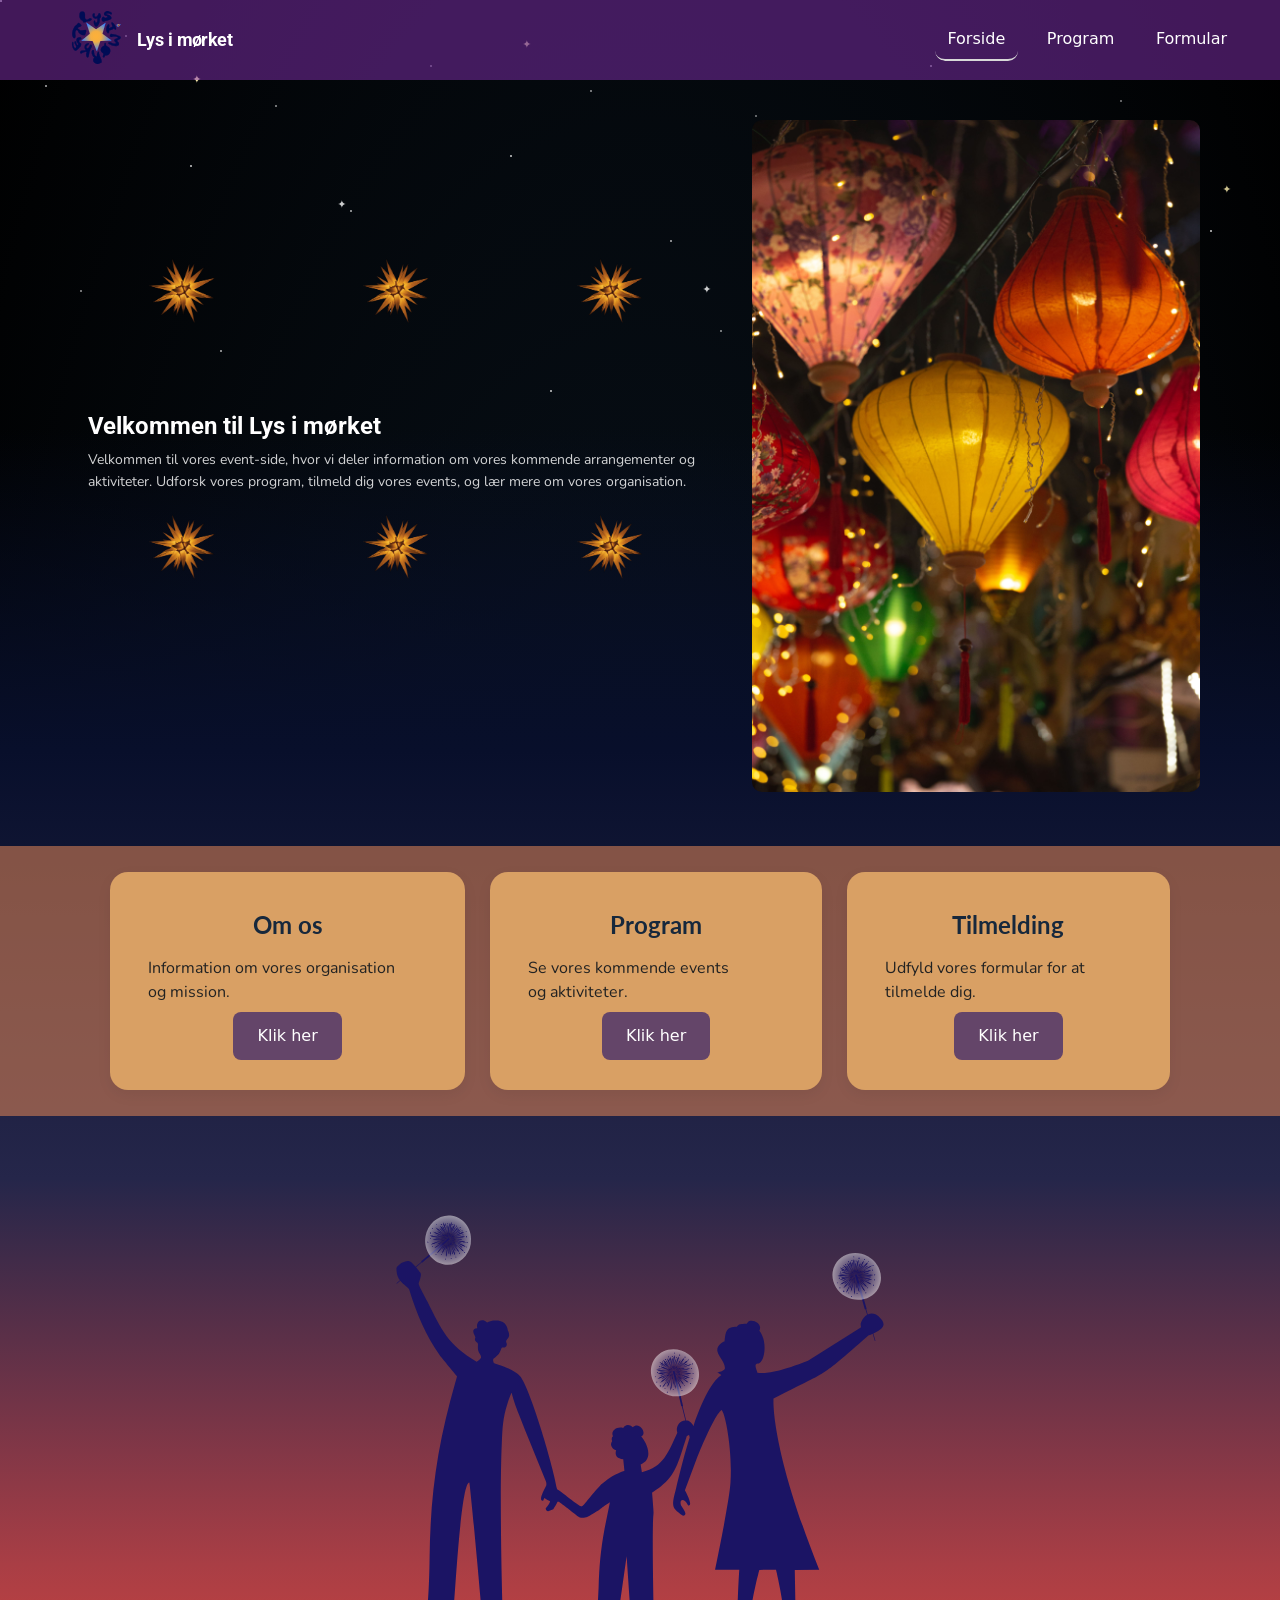
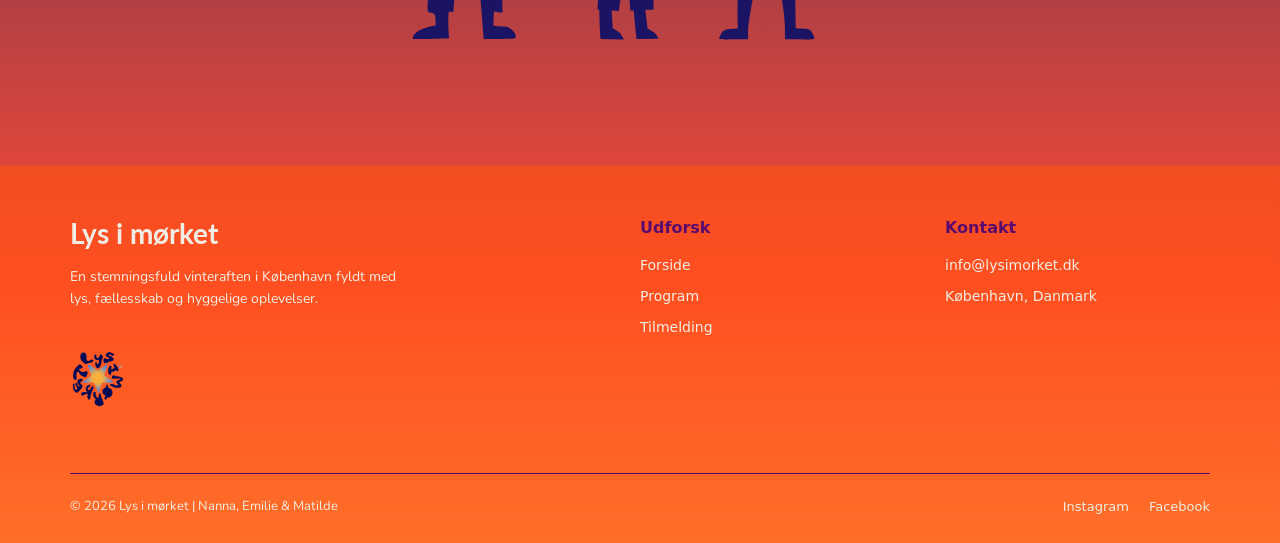
<file: index.html>
<!doctype html>
<html lang="da">
  <head>
    <meta charset="UTF-8" />
    <meta name="viewport" content="width=device-width, initial-scale=1.0" />
    <title>Lys i mørke</title>
    <link rel="stylesheet" href="./starter.css" />
    <link rel="stylesheet" href="./style.css" />
    <link rel="icon" href="./favicon/favicon.ico?v=3" type="image/x-icon" />
    <link rel="preconnect" href="https://fonts.googleapis.com" />
    <link rel="preconnect" href="https://fonts.gstatic.com" crossorigin />
    <link
      href="https://fonts.googleapis.com/css2?family=Lato:ital,wght@0,100;0,300;0,400;0,700;0,900;1,100;1,300;1,400;1,700;1,900&family=Nunito:ital,wght@0,200..1000;1,200..1000&family=Roboto:ital,wght@0,100..900;1,100..900&display=swap"
      rel="stylesheet"
    />
  </head>

  <body>
    <!-- NYT stjernehimmel -->
    <div class="stars"></div>
    <header class="site-header">
      <div class="header-content">
        <a class="site-logo" href="./"
          ><img src="svg's/logo2.svg" alt="Lys i mørket" />
          <span>Lys i mørket</span>
        </a>
        <nav class="site-nav">
          <button popovertarget="menu" type="button">Menu</button>
          <ul class="menu" id="menu" popover>
            <li><a href="./" aria-current="page">Forside</a></li>
            <li><a href="./svg.html">Program</a></li>
            <li><a href="./form.html">Formular</a></li>
          </ul>
        </nav>
      </div>
    </header>

    <main>
      <section class="hero-section">
        <div class="hero-text">
          <div class="stjerne-container">
            <img class="stjerne-lanterne" src="pics/stjerne_lanterne.png" alt="Stjerne og lanterne" />
            <img class="stjerne-lanterne" src="pics/stjerne_lanterne.png" alt="Stjerne og lanterne" />
            <img class="stjerne-lanterne" src="pics/stjerne_lanterne.png" alt="Stjerne og lanterne" />
          </div>

          <h1>Velkommen til Lys i mørket</h1>
          <p class="intro-tekst">Velkommen til vores event-side, hvor vi deler information om vores kommende arrangementer og aktiviteter. Udforsk vores program, tilmeld dig vores events, og lær mere om vores organisation.</p>

          <div class="stjerne-container">
            <img class="stjerne-lanterne" src="pics/stjerne_lanterne.png" alt="Stjerne og lanterne" />
            <img class="stjerne-lanterne" src="pics/stjerne_lanterne.png" alt="Stjerne og lanterne" />
            <img class="stjerne-lanterne" src="pics/stjerne_lanterne.png" alt="Stjerne og lanterne" />
          </div>
        </div>
        <img class="hero-image" src="pics/lanterner.jpg" alt="Billede til hero section" />
      </section>

      <div class="section-container">
        <div class="popup-baand"></div>
        <section class="info-box">
          <h2><strong>Om os</strong></h2>
          <p>Information om vores organisation og mission.</p>
          <section class="popup">
            <button popovertarget="popup-om-os">Klik her</button>
            <div id="popup-om-os" popover>
              <img class="om-os-billede" src="pics/stjernekaster.jpg" alt="Om os billede" />
              <h2>Hvem er vi?</h2>
              <p>Vi er en organisation, der ønsker at skabe fællesskab, håb og gode oplevelser gennem vores arrangementer.<br />Her kan du lære mere om vores formål, værdier og det arbejde, vi står sammen om.</p>
            </div>
          </section>
        </section>

        <section class="info-box">
          <h2><strong>Program</strong></h2>
          <p>Se vores kommende events og aktiviteter.</p>
          <section class="popup">
            <button popovertarget="popup-program">Klik her</button>
            <div id="popup-program" popover>
              <div class="program-liste">
                <div class="program-punkt">
                  <span class="program-tid">19:00</span>
                  <span class="program-aktivitet">Stjernekastere og gåtur</span>
                </div>
                <div class="program-punkt">
                  <span class="program-tid">20:00</span>
                  <span class="program-aktivitet">Madboder, DIY og musik</span>
                </div>
                <div class="program-punkt">
                  <span class="program-tid">21:00</span>
                  <span class="program-aktivitet">Sæt lanterner i havnen</span>
                </div>
              </div>
              <img src="svg's/program.svg" alt="Illustration af aftenens program" />
              <div class="program-cta">
                <p>Klik her for at se hele programmet</p>
                <a href="./svg.html" class="cta-knap">Programmet →</a>
              </div>
            </div>
          </section>
        </section>

        <section class="info-box">
          <h2><strong>Tilmelding</strong></h2>
          <p>Udfyld vores formular for at tilmelde dig.</p>
          <section class="popup">
            <button popovertarget="popup-tilmelding">Klik her</button>
            <div id="popup-tilmelding" popover>
              <img class="tilmelding-billede" src="pics/lanterne_i_vand.jpg" alt="Tilmelding billede" />
              <h2>Tilmelding</h2>
              <p>Kom og vær med til en hyggelig aften fyldt med lys, fællesskab og gode oplevelser! ✨ Udfyld formularen herunder for at blive en del af en aften, hvor vi sammen spreder lys i mørket.</p>
              <a href="./form.html" class="cta-knap">Formular →</a>
            </div>
          </section>
        </section>
      </div>
      <img class="mørk-fam" src="svg's/mørk_fam.svg" alt="lys familie" />
    </main>

    <footer class="footer">
      <div class="footer-container">
        <!-- ØVERSTE DEL AF FOOTEREN -->
        <div class="footer-main">
          <!-- KOLONNE 1 – EVENTETS NAVN OG BESKRIVELSE -->
          <div class="footer-brand">
            <h2 class="footer-logo"><b>Lys i mørket</b></h2>

            <p>En stemningsfuld vinteraften i København fyldt med lys, fællesskab og hyggelige oplevelser.</p>

            <a class="site-footer-logo" href="./"><img src="svg's/logo2.svg" alt="Lys i mørket" /> </a>
          </div>

          <!-- KOLONNE 2 – HURTIGE LINKS -->
          <div class="footer-links">
            <h3 class="footer-heading"><b>Udforsk</b></h3>

            <ul>
              <li><a href="index.html">Forside</a></li>
              <li><a href="svg.html">Program</a></li>
              <li><a href="form.html">Tilmelding</a></li>
            </ul>
          </div>

          <!-- KOLONNE 3 – KONTAKT -->
          <div class="footer-contact">
            <h3 class="footer-heading"><b>Kontakt</b></h3>

            <ul>
              <li>
                <a href="mailto:info@lysimorket.dk"> info@lysimorket.dk </a>
              </li>
              <li>København, Danmark</li>
            </ul>
          </div>
        </div>

        <!-- NEDERSTE DEL AF FOOTEREN -->
        <div class="footer-bottom">
          <!-- COPYRIGHT -->
          <p class="footer-copyright">© 2026 Lys i mørket | Nanna, Emilie & Matilde</p>

          <!-- SOCIALE MEDIER -->
          <nav class="footer-social" aria-label="Sociale medier">
            <ul>
              <li>
                <a href="#" aria-label="Instagram"> Instagram </a>
              </li>

              <li>
                <a href="#" aria-label="Facebook"> Facebook </a>
              </li>
            </ul>
          </nav>
        </div>
      </div>
    </footer>
    <script src="./script.js"></script>
  </body>
</html>
</file>
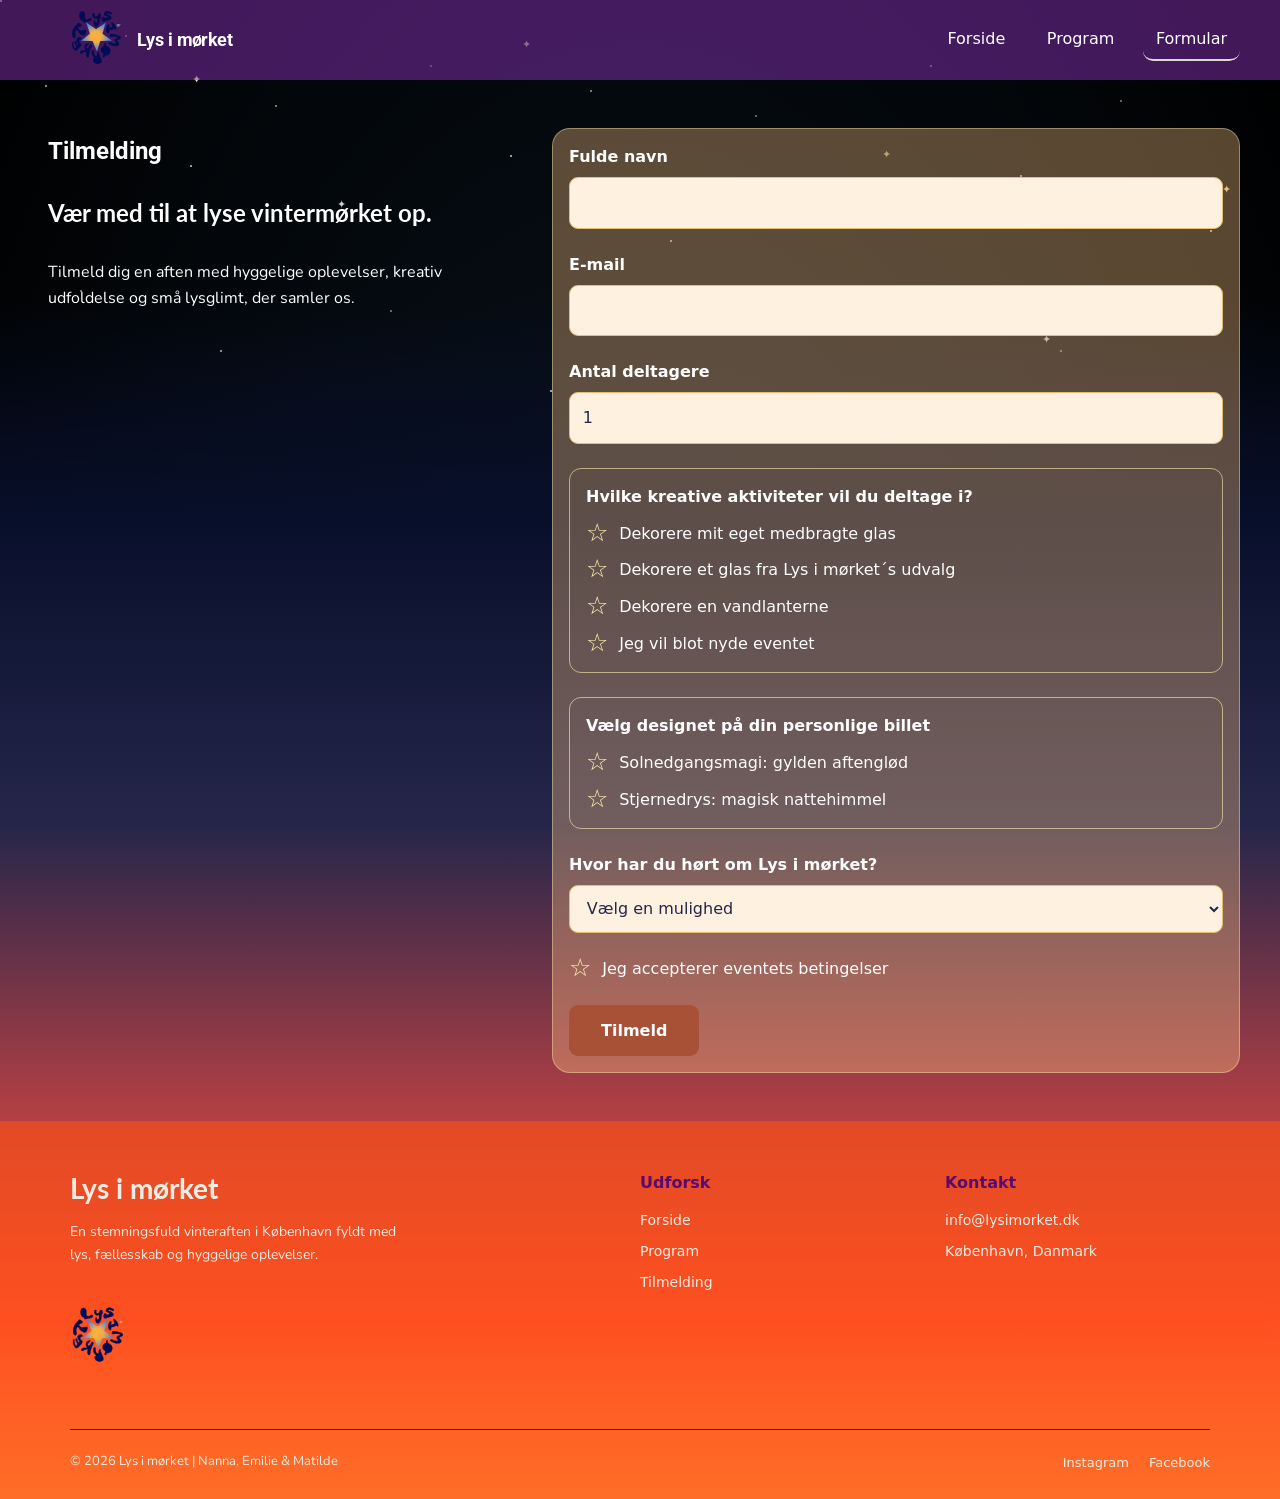
<file: form.html>
<!doctype html>
<html lang="da">
  <head>
    <meta charset="UTF-8" />
    <meta name="viewport" content="width=device-width, initial-scale=1.0" />
    <title>Formular | Eventnavn</title>
    <link rel="stylesheet" href="./starter.css" />
    <link rel="stylesheet" href="./style.css" />
    <link rel="icon" type="image/png" href="../favicon/favicon-96x96.png" sizes="96x96" />
    <link rel="icon" type="image/svg+xml" href="../favicon/favicon.svg" />
    <link rel="shortcut icon" href="./favicon/favicon.ico" />
    <link rel="apple-touch-icon" sizes="180x180" href="../favicon/apple-touch-icon.png" />
    <meta name="apple-mobile-web-app-title" content="MyWebSite" />
    <link rel="manifest" href="../favicon/site.webmanifest" />
    <link rel="preconnect" href="https://fonts.gstatic.com" crossorigin />
    <link
      href="https://fonts.googleapis.com/css2?family=Lato:ital,wght@0,100;0,300;0,400;0,700;0,900;1,100;1,300;1,400;1,700;1,900&family=Nunito:ital,wght@0,200..1000;1,200..1000&family=Roboto:ital,wght@0,100..900;1,100..900&display=swap"
      rel="stylesheet"
    />
  </head>

  <body>
    <!-- NYT stjernehimmel -->
    <div class="stars"></div>
    <header class="site-header">
      <div class="header-content">
        <a class="site-logo" href="./"
          ><img src="svg's/logo2.svg" alt="Lys i mørket" />
          <span>Lys i mørket</span>
        </a>
        <nav class="site-nav">
          <button popovertarget="menu" type="button">Menu</button>
          <ul class="menu" id="menu" popover>
            <li><a href="./">Forside</a></li>
            <li><a href="./svg.html">Program</a></li>
            <li><a href="./form.html" aria-current="page">Formular</a></li>
          </ul>
        </nav>
      </div>
    </header>

    <main>
      <section class="form-page">
        <header class="form-intro">
          <h1>Tilmelding</h1>
          <h2>Vær med til at lyse vintermørket op.</h2>
          <p>Tilmeld dig en aften med hyggelige oplevelser, kreativ udfoldelse og små lysglimt, der samler os.</p>
        </header>

        <!-- TEXT: Formularen samler felterne og sender oplysningerne til opsamlingssiden -->
        <form class="form-placeholder" action="./opsamling.html" method="get">
          <!-- Navn -->
          <div>
            <label for="navn">Fulde navn</label>
            <input type="text" id="navn" name="navn" required />
          </div>
          <!-- E-mail -->
          <div>
            <label for="email">E-mail</label>
            <input type="email" id="email" name="email" required />
          </div>
          <!-- Antal deltagere -->
          <div>
            <label for="deltagere">Antal deltagere</label>
            <input type="number" id="deltagere" name="deltagere" min="1" max="10" value="1" required />
          </div>

          <!-- CHECKBOX: Valg af dekoration (Fieldset samler valgmulighederne, og legend giver gruppen en overskrift) -->
          <fieldset>
            <legend>Hvilke kreative aktiviteter vil du deltage i?</legend>

            <label for="eget-glas">
              <input type="checkbox" id="eget-glas" name="dekoration" value="eget-glas" />
              Dekorere mit eget medbragte glas
            </label>

            <label for="genbrugt-glas">
              <input type="checkbox" id="genbrugt-glas" name="dekoration" value="genbrugt-glas" />
              Dekorere et glas fra Lys i mørket´s udvalg
            </label>

            <label for="lanterne">
              <input type="checkbox" id="lanterne" name="dekoration" value="lanterne" />
              Dekorere en vandlanterne
            </label>

            <label for="ingen">
              <input type="checkbox" id="ingen" name="dekoration" value="ingen" />
              Jeg vil blot nyde eventet
            </label>
          </fieldset>

          <!-- RADIO: Valg af billetdesign (opsamlingssiden vises i disse 2 variationer) -->
          <fieldset>
            <legend>Vælg designet på din personlige billet</legend>

            <label for="varmt-lys">
              <input type="radio" id="varmt-lys" name="stemning" value="varmt-lys" required />
              Solnedgangsmagi: gylden aftenglød
            </label>

            <label for="stjernelys">
              <input type="radio" id="stjernelys" name="stemning" value="stjernelys" />
              Stjernedrys: magisk nattehimmel
            </label>
          </fieldset>

          <!-- DROPDOWN -->
          <div>
            <label for="kilde">Hvor har du hørt om Lys i mørket?</label>

            <select id="kilde" name="kilde" required>
              <option value="">Vælg en mulighed</option>
              <option value="instagram">Instagram</option>
              <option value="facebook">Facebook</option>
              <option value="andet">Andet</option>
            </select>

            <input type="text" id="andet-kilde" name="andet-kilde" placeholder="Skriv dit svar her" hidden />
          </div>

          <!-- Checkbox: Brugeren skal acceptere betingelserne -->
          <label for="betingelser">
            <input type="checkbox" id="betingelser" name="betingelser" value="accepteret" required />
            Jeg accepterer eventets betingelser
          </label>

          <!-- Submit-knap: Sender formularens oplysninger videre -->
          <button type="submit">Tilmeld</button>
        </form>
      </section>
    </main>

    <footer class="footer">
      <div class="footer-container">
        <!-- ØVERSTE DEL AF FOOTEREN -->
        <div class="footer-main">
          <!-- KOLONNE 1 – EVENTETS NAVN OG BESKRIVELSE -->
          <div class="footer-brand">
            <h2 class="footer-logo"><b>Lys i mørket</b></h2>

            <p>En stemningsfuld vinteraften i København fyldt med lys, fællesskab og hyggelige oplevelser.</p>

            <a class="site-footer-logo" href="./"><img src="svg's/logo2.svg" alt="Lys i mørket" /> </a>
          </div>

          <!-- KOLONNE 2 – HURTIGE LINKS -->
          <div class="footer-links">
            <h3 class="footer-heading"><b>Udforsk</b></h3>

            <ul>
              <li><a href="index.html">Forside</a></li>
              <li><a href="svg.html">Program</a></li>
              <li><a href="form.html">Tilmelding</a></li>
            </ul>
          </div>

          <!-- KOLONNE 3 – KONTAKT -->
          <div class="footer-contact">
            <h3 class="footer-heading"><b>Kontakt</b></h3>

            <ul>
              <li>
                <a href="mailto:info@lysimorket.dk"> info@lysimorket.dk </a>
              </li>
              <li>København, Danmark</li>
            </ul>
          </div>
        </div>

        <!-- NEDERSTE DEL AF FOOTEREN -->
        <div class="footer-bottom">
          <!-- COPYRIGHT -->
          <p class="footer-copyright">© 2026 Lys i mørket | Nanna, Emilie & Matilde</p>

          <!-- SOCIALE MEDIER -->
          <nav class="footer-social" aria-label="Sociale medier">
            <ul>
              <li>
                <a href="#" aria-label="Instagram"> Instagram </a>
              </li>

              <li>
                <a href="#" aria-label="Facebook"> Facebook </a>
              </li>
            </ul>
          </nav>
        </div>
      </div>
    </footer>
    <script src="./script.js"></script>
  </body>
</html>
</file>
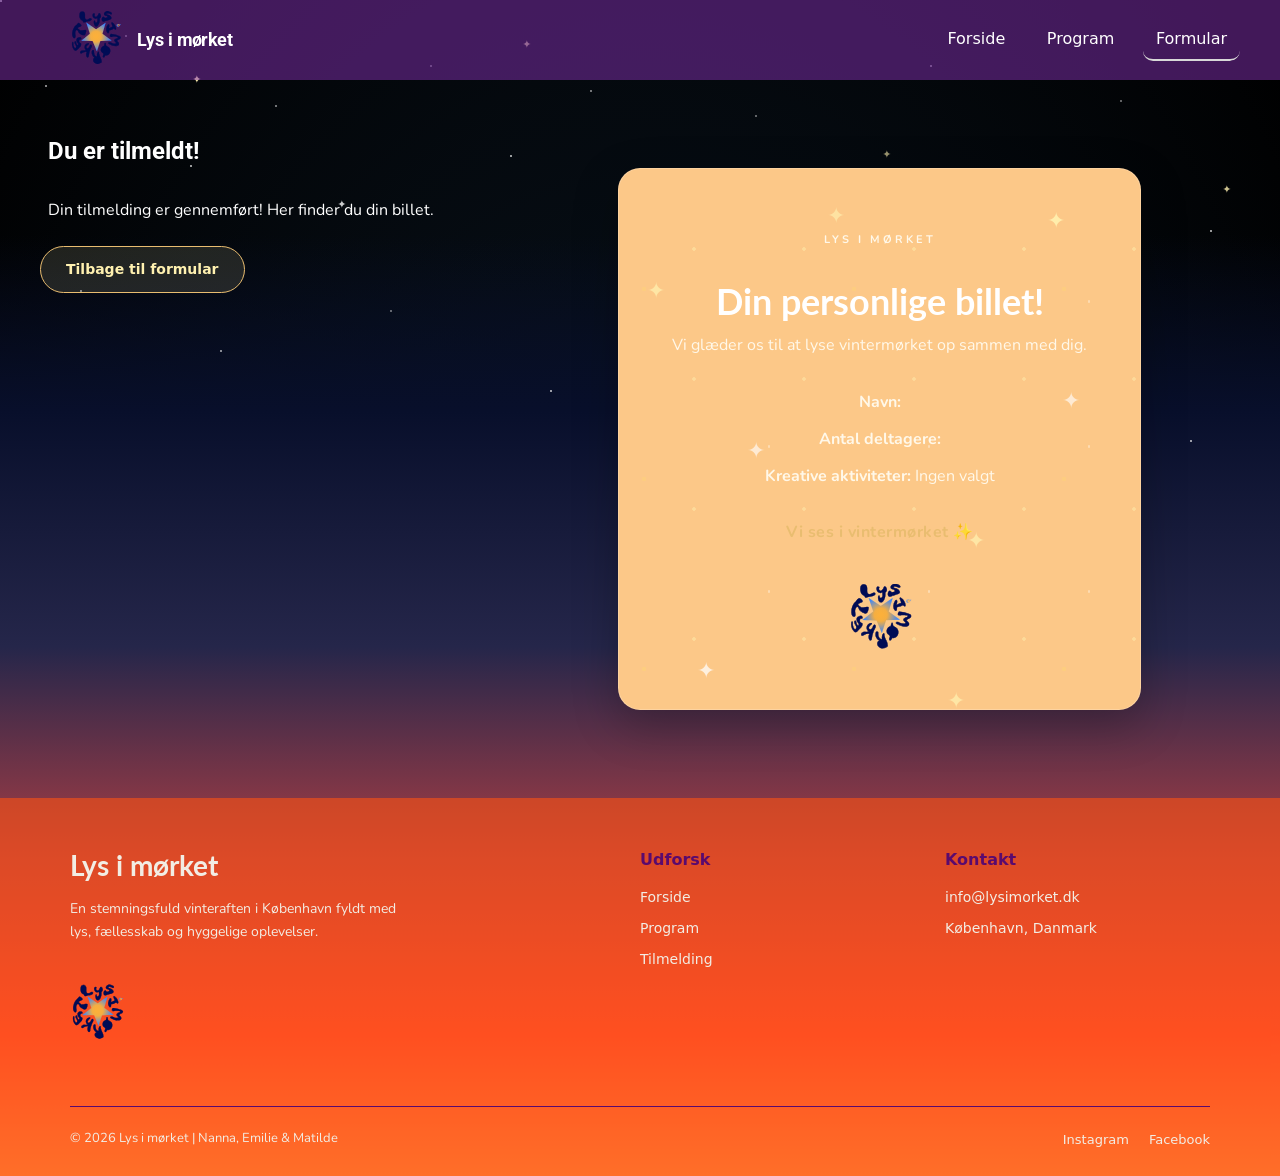
<file: opsamling.html>
<!doctype html>
<html lang="da">
  <head>
    <meta charset="UTF-8" />
    <meta name="viewport" content="width=device-width, initial-scale=1.0" />
    <title>Opsamling | Eventnavn</title>
    <link rel="stylesheet" href="./starter.css" />
    <link rel="stylesheet" href="./style.css" />
    <link rel="icon" href="./favicon/favicon.ico?v=3" type="image/x-icon" />
    <link rel="preconnect" href="https://fonts.googleapis.com" />
    <link rel="preconnect" href="https://fonts.gstatic.com" crossorigin />
    <link
      href="https://fonts.googleapis.com/css2?family=Lato:ital,wght@0,100;0,300;0,400;0,700;0,900;1,100;1,300;1,400;1,700;1,900&family=Nunito:ital,wght@0,200..1000;1,200..1000&family=Roboto:ital,wght@0,100..900;1,100..900&display=swap"
      rel="stylesheet"
    />
  </head>

  <body>
    <!-- NYT stjernehimmel -->
    <div class="stars"></div>
    <header class="site-header">
      <div class="header-content">
        <a class="site-logo" href="./"
          ><img src="svg's/logo2.svg" alt="Lys i mørket" />
          <span>Lys i mørket</span>
        </a>
        <nav class="site-nav">
          <button popovertarget="menu" type="button">Menu</button>
          <ul class="menu" id="menu" popover>
            <li><a href="./">Forside</a></li>
            <li><a href="./svg.html">Program</a></li>
            <li><a href="./form.html" aria-current="page">Formular</a></li>
          </ul>
        </nav>
      </div>
    </header>

    <main>
      <section class="opsamling-page">
        <div class="opsamling-intro">
          <h1>Du er tilmeldt!</h1>
          <p>Din tilmelding er gennemført! Her finder du din billet.</p>
          <div class="actions">
            <a class="button" href="./form.html">Tilbage til formular</a>
          </div>
        </div>

        <article class="opsamling-placeholder" id="billet">
          <div class="billet-indhold">
            <p class="billet-label">LYS I MØRKET</p>
            <h2>Din personlige billet!</h2>
            <p class="billet-tekst">Vi glæder os til at lyse vintermørket op sammen med dig.</p>

            <div class="billet-detaljer">
              <p><strong>Navn:</strong> <span id="vis-navn"></span></p>
              <p><strong>Antal deltagere:</strong> <span id="vis-deltagere"></span></p>
              <p><strong>Kreative aktiviteter:</strong> <span id="vis-dekoration"></span></p>
            </div>

            <p class="billet-afslutning">Vi ses i vintermørket ✨</p>
            <div class="ticket-logo">
              <img src="svg's/logo2.svg" alt="Lys i mørket" />
            </div>
          </div>
        </article>
      </section>
    </main>

    <footer class="footer">
      <div class="footer-container">
        <!-- ØVERSTE DEL AF FOOTEREN -->
        <div class="footer-main">
          <!-- KOLONNE 1 – EVENTETS NAVN OG BESKRIVELSE -->
          <div class="footer-brand">
            <h2 class="footer-logo"><b>Lys i mørket</b></h2>

            <p>En stemningsfuld vinteraften i København fyldt med lys, fællesskab og hyggelige oplevelser.</p>

            <a class="site-footer-logo" href="./"><img src="svg's/logo2.svg" alt="Lys i mørket" /> </a>
          </div>

          <!-- KOLONNE 2 – HURTIGE LINKS -->
          <div class="footer-links">
            <h3 class="footer-heading"><b>Udforsk</b></h3>

            <ul>
              <li><a href="index.html">Forside</a></li>
              <li><a href="svg.html">Program</a></li>
              <li><a href="form.html">Tilmelding</a></li>
            </ul>
          </div>

          <!-- KOLONNE 3 – KONTAKT -->
          <div class="footer-contact">
            <h3 class="footer-heading"><b>Kontakt</b></h3>

            <ul>
              <li>
                <a href="mailto:info@lysimorket.dk"> info@lysimorket.dk </a>
              </li>
              <li>København, Danmark</li>
            </ul>
          </div>
        </div>

        <!-- NEDERSTE DEL AF FOOTEREN -->
        <div class="footer-bottom">
          <!-- COPYRIGHT -->
          <p class="footer-copyright">© 2026 Lys i mørket | Nanna, Emilie & Matilde</p>

          <!-- SOCIALE MEDIER -->
          <nav class="footer-social" aria-label="Sociale medier">
            <ul>
              <li>
                <a href="#" aria-label="Instagram"> Instagram </a>
              </li>

              <li>
                <a href="#" aria-label="Facebook"> Facebook </a>
              </li>
            </ul>
          </nav>
        </div>
      </div>
    </footer>
    <script src="./script.js"></script>
  </body>
</html>
</file>
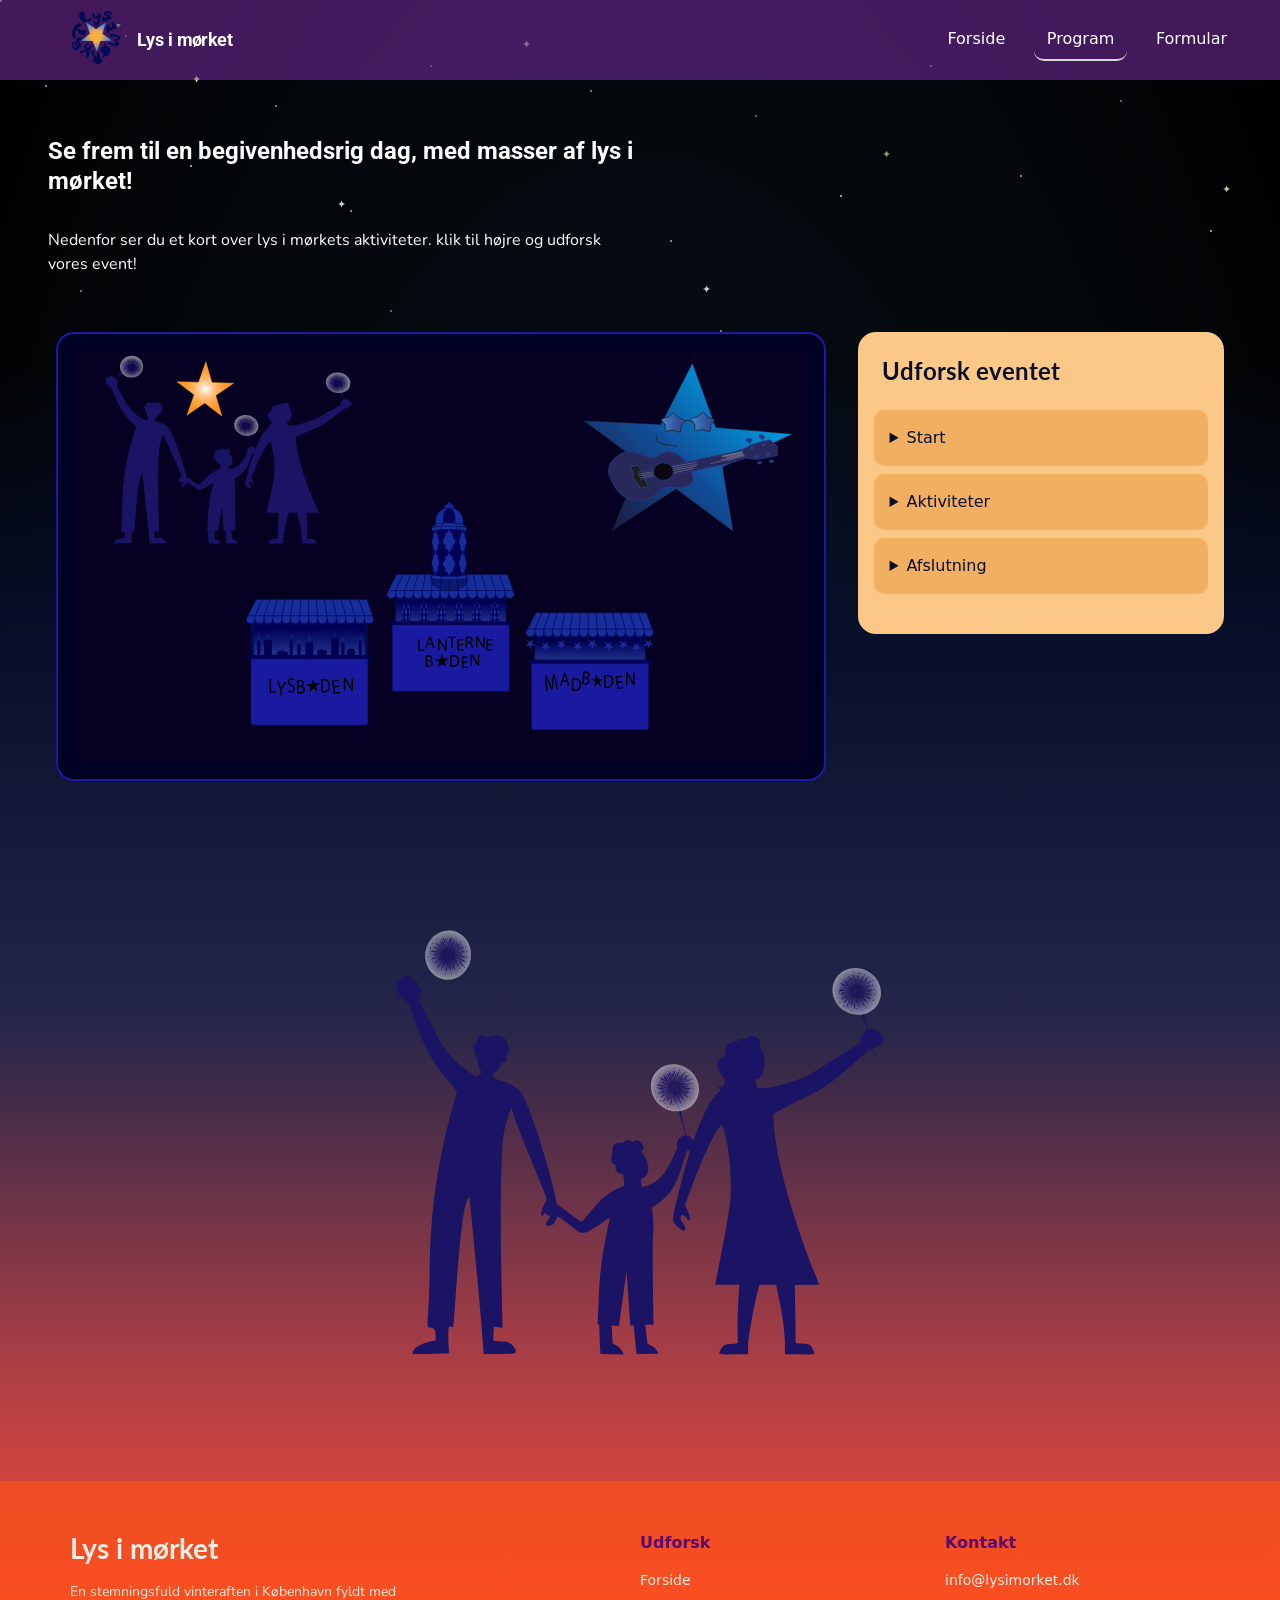
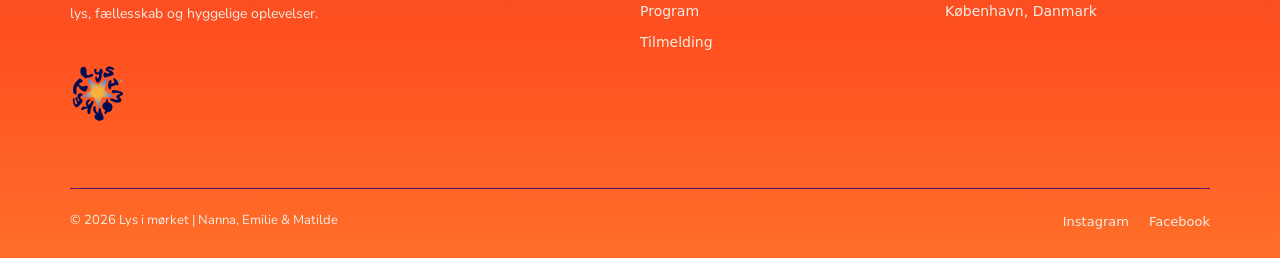
<file: svg.html>
<!doctype html>
<html lang="da">
  <head>
    <meta charset="UTF-8" />
    <meta name="viewport" content="width=device-width, initial-scale=1.0" />
    <title>Interaktiv SVG | Eventnavn</title>
    <link rel="stylesheet" href="./starter.css" />
    <link rel="stylesheet" href="./style.css" />
    <link rel="icon" type="image/png" href="../favicon/favicon-96x96.png" sizes="96x96" />
    <link rel="icon" type="image/svg+xml" href="../favicon/favicon.svg" />
    <link rel="shortcut icon" href="./favicon/favicon.ico" />
    <link rel="apple-touch-icon" sizes="180x180" href="../favicon/apple-touch-icon.png" />
    <meta name="apple-mobile-web-app-title" content="MyWebSite" />
    <link rel="manifest" href="../favicon/site.webmanifest" />
    <link rel="preconnect" href="https://fonts.gstatic.com" crossorigin />
    <link
      href="https://fonts.googleapis.com/css2?family=Lato:ital,wght@0,100;0,300;0,400;0,700;0,900;1,100;1,300;1,400;1,700;1,900&family=Nunito:ital,wght@0,200..1000;1,200..1000&family=Roboto:ital,wght@0,100..900;1,100..900&display=swap"
      rel="stylesheet"
    />
  </head>

  <body>
    <!-- NYT stjernehimmel -->
    <div class="stars"></div>
    <header class="site-header">
      <div class="header-content">
        <a class="site-logo" href="./"
          ><img src="svg's/logo2.svg" alt="Lys i mørket" />
          <span>Lys i mørket</span>
        </a>
        <nav class="site-nav">
          <button popovertarget="menu" type="button">Menu</button>
          <ul class="menu" id="menu" popover>
            <li><a href="./">Forside</a></li>
            <li><a href="./svg.html" aria-current="page">Program</a></li>
            <li><a href="./form.html">Formular</a></li>
          </ul>
        </nav>
      </div>
    </header>

    <main>
      <section class="svg-page">
        <header class="svg-intro">
          <h1>Se frem til en begivenhedsrig dag, med masser af lys i mørket!</h1>
          <p>Nedenfor ser du et kort over lys i mørkets aktiviteter. klik til højre og udforsk vores event!</p>
        </header>

        <section class="svg-layout">
          <div class="svg-placeholder">
            <svg viewBox="0 0 1920 1080">
              <use class="baggrund" href="pics/kort_final.svg#Baggrund"></use>
              <use href="pics/kort_final.svg#familie"></use>
              <use href="pics/kort_final.svg#boder"></use>
              <use href="pics/kort_final.svg#musik"></use>
              <use class="stjerne" href="pics/kort_final.svg#stjerne"></use>
            </svg>
          </div>

          <article class="panel">
            <h2 class="panel_h2">Udforsk eventet</h2>
            <div class="accordion">
              <!-- TODO: Lav om til details/summary -->
              <div class="accordion-item">
                <details name="my-detail">
                  <summary id="vaelg-start">Start</summary>
                  <p>Kl. 17.00 begynder aftenen med en stemningsfuld gåtur gennem Københavns gader. Med stjernekastere i hånden bevæger vi os gennem byen og lader lyset, stemningen og fællesskabet sætte tonen for aftenen✨</p>
                </details>
              </div>
              <div class="accordion-item">
                <details name="my-detail">
                  <summary id="Vaelg-aktivitet">Aktiviteter</summary>
                  <p>
                    Kom forbi vores hyggelige aktivitetsområde, hvor du kan gå på opdagelse i kreative DIY-workshops, lave din egen lanterne og skabe dit helt eget lys til aftenen. Samtidig kan du nyde lækker mad fra vores madboder og lade dig
                    inspirere af den hyggelige stemning. ✨🕯️
                  </p>
                </details>
              </div>
              <div class="accordion-item">
                <details name="my-detail">
                  <summary id="Vaelg-slut">Afslutning</summary>
                  <p>Når mørket falder på, samles vi ved vandet for at sende vores hjemmelavede lanterner afsted og lade dem lyse vandet op. Aftenen rundes af med livemusik, hvor vi nyder tonerne, lyset og den særlige stemning sammen. ✨🕯️🎶</p>
                </details>
              </div>
              <p id="besked"></p>
            </div>
          </article>
        </section>
      </section>
      <img class="mørk-fam" src="svg's/mørk_fam.svg" alt="Mørk fam" />
    </main>

    <footer class="footer">
      <div class="footer-container">
        <!-- ØVERSTE DEL AF FOOTEREN -->
        <div class="footer-main">
          <!-- KOLONNE 1 – EVENTETS NAVN OG BESKRIVELSE -->
          <div class="footer-brand">
            <h2 class="footer-logo"><b>Lys i mørket</b></h2>

            <p>En stemningsfuld vinteraften i København fyldt med lys, fællesskab og hyggelige oplevelser.</p>

            <a class="site-footer-logo" href="./"><img src="svg's/logo2.svg" alt="Lys i mørket" /> </a>
          </div>

          <!-- KOLONNE 2 – HURTIGE LINKS -->
          <div class="footer-links">
            <h3 class="footer-heading"><b>Udforsk</b></h3>

            <ul>
              <li><a href="index.html">Forside</a></li>
              <li><a href="svg.html">Program</a></li>
              <li><a href="form.html">Tilmelding</a></li>
            </ul>
          </div>

          <!-- KOLONNE 3 – KONTAKT -->
          <div class="footer-contact">
            <h3 class="footer-heading"><b>Kontakt</b></h3>

            <ul>
              <li>
                <a href="mailto:info@lysimorket.dk"> info@lysimorket.dk </a>
              </li>
              <li>København, Danmark</li>
            </ul>
          </div>
        </div>

        <!-- NEDERSTE DEL AF FOOTEREN -->
        <div class="footer-bottom">
          <!-- COPYRIGHT -->
          <p class="footer-copyright">© 2026 Lys i mørket | Nanna, Emilie & Matilde</p>

          <!-- SOCIALE MEDIER -->
          <nav class="footer-social" aria-label="Sociale medier">
            <ul>
              <li>
                <a href="#" aria-label="Instagram"> Instagram </a>
              </li>

              <li>
                <a href="#" aria-label="Facebook"> Facebook </a>
              </li>
            </ul>
          </nav>
        </div>
      </div>
    </footer>
    <script src="./script.js"></script>
  </body>
</html>
</file>
<file: starter.css>
*,
::before,
::after {
  box-sizing: border-box;
  margin: 0;
  padding: 0;
}

html {
  interpolate-size: allow-keywords;
  font-family: system-ui, sans-serif;
  line-height: 1.5;
  -webkit-font-smoothing: antialiased;
}

h1,
h2 {
  line-height: 1.25;
}

p,
li {
  text-wrap: pretty;
}

img,
svg {
  display: block;
  width: 100%;
  height: auto;
}

label {
  display: block;
}

input,
button,
textarea,
select {
  font: inherit;
  color: inherit;
  background-color: transparent;
  font-size: max(1em, 16px);
  padding: 0;
  margin: 0;
}

input:where([type="checkbox"], [type="radio"]) {
  width: 1em;
  height: 1em;
}

textarea {
  resize: none;
  min-height: 4lh;
}

legend {
  padding: 0;
}

select,
::picker(select) {
  appearance: base-select;
}

[popover] {
  margin: revert;
}

dialog {
  overscroll-behavior: none;

  &::backdrop {
    overflow: hidden;
    overscroll-behavior: contain;
  }
}

.visually-hidden {
  position: absolute;
  width: 1px;
  height: 1px;
  overflow: hidden;
  white-space: nowrap;
  clip-path: inset(100%);
}
</file>
<file: style.css>
/* Variabler */
html {
  overflow-x: clip;
  --color-surface: #fff;
  --color-text: #222;
  --color-muted: #666;
  --color-border: #d8d8d8;
  --space-05: 0.5rem;
  --space-1: 1rem;
  --space-2: 2rem;
  --space-3: 3rem;

  background: var(--color-page);
  color: var(--color-text);
  min-height: 100%;
}

/* Globalt layout */
body {
  margin: 0;
  width: 100%;
  min-height: 100vh;
  box-sizing: border-box;
  display: grid;
  grid-template-rows: auto minmax(0, 1fr) auto;
  grid-template-columns: minmax(1rem, 1fr) minmax(0, 75rem) minmax(1rem, 1fr);

  /* Nannas: background: 
  linear-gradient(
  to left, 
  #080f2b 0%, 
  #25264a 38%, 
  #a93e45 68%, 
  #ff4b35 85%, 
  #ff984a 100%); */
  background: linear-gradient(to top, #ff984a 0%, #ff4b35 12%, #a93e45 27%, #25264a 45%, #080f2b 65%, transparent 80%), radial-gradient(ellipse at bottom, #0d1b2a 0%, #000 100%);

  position: relative;
  isolation: isolate;
}

/* Stjernehimmel i baggrund*/
.stars {
  width: 2px;
  height: 2px;
  background: rgba(255, 255, 255, 0.8);
  border-radius: 50%;
  position: fixed;
  top: 0;
  left: 0;
  z-index: 0;
  pointer-events: none;

  box-shadow:
    45px 85px rgba(255, 255, 255, 0.7),
    125px 35px rgba(255, 255, 255, 0.5),
    190px 165px rgba(255, 255, 255, 0.8),
    275px 105px rgba(255, 255, 255, 0.6),
    350px 210px rgba(255, 255, 255, 0.7),
    430px 65px rgba(255, 255, 255, 0.5),
    510px 155px rgba(255, 255, 255, 0.8),
    590px 90px rgba(255, 255, 255, 0.6),
    670px 240px rgba(255, 255, 255, 0.7),
    755px 115px rgba(255, 255, 255, 0.5),
    840px 195px rgba(255, 255, 255, 0.8),
    930px 65px rgba(255, 255, 255, 0.6),
    1020px 175px rgba(255, 255, 255, 0.7),
    1120px 100px rgba(255, 255, 255, 0.5),
    1210px 230px rgba(255, 255, 255, 0.8),
    80px 290px rgba(255, 255, 255, 0.6),
    220px 350px rgba(255, 255, 255, 0.7),
    390px 310px rgba(255, 255, 255, 0.5),
    550px 390px rgba(255, 255, 255, 0.8),
    720px 330px rgba(255, 255, 255, 0.6),
    880px 420px rgba(255, 255, 255, 0.7),
    1060px 350px rgba(255, 255, 255, 0.5),
    1190px 440px rgba(255, 255, 255, 0.8),
    1300px 140px rgba(255, 255, 255, 0.6),
    1400px 280px rgba(255, 255, 255, 0.7),
    1500px 120px rgba(255, 255, 255, 0.5),
    1350px 430px rgba(255, 255, 255, 0.8),
    1550px 380px rgba(255, 255, 255, 0.6);

  animation: twinkle 4s infinite ease-in-out alternate;
}

/* Firetakkede stjerner */
.stars::before {
  content: "✦";
  position: fixed;
  top: 8%;
  left: 15%;
  color: #fff1b0;
  font-size: 11px;
  text-shadow:
    145px 125px 0 rgba(255, 255, 255, 0.8),
    330px -35px 0 rgba(255, 241, 176, 0.7),
    510px 210px 0 rgba(255, 255, 255, 0.8),
    690px 75px 0 rgba(255, 241, 176, 0.6),
    850px 260px 0 rgba(255, 255, 255, 0.7),
    1030px 110px 0 rgba(255, 241, 176, 0.8),
    1150px 320px 0 rgba(255, 255, 255, 0.7),
    1280px 90px 0 rgba(255, 255, 255, 0.7),
    1380px 190px 0 rgba(255, 241, 176, 0.8),
    1480px 55px 0 rgba(255, 255, 255, 0.6),
    1320px 310px 0 rgba(255, 255, 255, 0.8),
    1450px 410px 0 rgba(255, 241, 176, 0.6),
    1550px 250px 0 rgba(255, 255, 255, 0.7);

  animation: twinkle 3.5s infinite ease-in-out alternate;
  pointer-events: none;
}

@keyframes twinkle {
  0% {
    opacity: 0.45;
  }
  100% {
    opacity: 0.9;
  }
}

/* Sørger for at sidens indhold ligger over stjernerne */
body > *:not(.stars) {
  position: relative;
  z-index: 1;
}

/* Bruger en stjerne som musemarkør på hele websitet */
html,
body,
* {
  cursor:
    url("./pics/curser.svg") 8 8,
    auto;
}

/* Skrifttyper */
h1 {
  font-family: "Roboto", sans-serif;
  color: white;
}

h2 {
  font-family: "Lato", sans-serif;
  color: white;
}

h3 {
  color: white;
}

p {
  font-family: "Nunito", sans-serif;
}

h1,
h2,
h3,
p {
  margin: 0.5rem;
}

main {
  display: grid;
  grid-template-columns: inherit;
  grid-column: 1 / -1;
  align-content: start;
}

main > * {
  grid-column: 2;
  padding-block: var(--space-3);
}

.svg-page {
  display: grid;
  gap: var(--space-2);
}

.svg-intro {
  display: grid;
  gap: var(--space-1);
  max-width: 60ch;
}

.svg-intro p {
  color: white;
}

.svg-layout {
  display: grid;
  gap: var(--space-2);
  align-items: start;
  @media (width > 800px) {
    grid-template-columns: 1fr min(40%, 36ch);
    padding: 1rem;
  }
}

/* Container til illustrationerne */
.svg-placeholder {
  display: flex;
  justify-content: center;
  align-items: center;
  gap: 10px;
  min-height: auto;
  border: none;
  padding: 1rem;
}

/* Selve illustrationerne */
.illustration {
  width: 33%;
  height: auto;
  display: block;
  transition: transform 0.4s ease;
}

/* Hover-effekt */
.illustration:hover {
  transform: scale(1.15);
}
.mørk-fam2 {
  &:hover {
    transform: scale(1.15);
    content: url("../svg's/lys fam2.svg");
  }
}

.form-page {
  display: grid;
  gap: var(--space-2);
  @media (width > 600px) {
    grid-template-columns: min(40%, 50ch) 1fr;
  }
}

.form-intro {
  display: grid;
  gap: var(--space-1);
  align-content: start;
  max-width: 60ch;
}

.form-intro p {
  color: var(--color-muted);
}

.opsamling-page {
  display: grid;
  gap: var(--space-2);
  align-items: start;

  @media (width > 800px) {
    grid-template-columns: minmax(0, 44ch) minmax(20rem, 1fr);
  }
}

.opsamling-intro {
  display: grid;
  gap: var(--space-1);
  max-width: 60ch;
}

.opsamling-intro p {
  color: white;
}

.error-page {
  display: grid;
  gap: var(--space-1);
  max-width: 60ch;
}

.error-page p {
  color: var(--color-muted);
}

/* Header og footer */
.site-header {
  grid-column: 1 / -1;

  display: grid;
  grid-template-columns: inherit;
}

/* Header */
.site-header {
  background: #7c2da888;
  color: white;
}

/* Footer */
/* .site-footer {
  grid-column: 1 / -1;
  width: 100%;
  box-sizing: border-box;
  background: #ff521398;
  color: white;
}
.site-footer p {
  margin-right: 30px;
  margin-top: 30px;
  font-size: 18px;
  font-weight: bold;
} */
.header-content,
.footer-content {
  grid-column: 2;
}

.header-content {
  min-height: 5rem;
  display: flex;
  justify-content: space-between;
  align-items: center;
  gap: var(--space-1);
}

.site-logo {
  color: inherit;
  scale: 0.8;
  text-decoration: none;
  display: flex;
  align-items: center;
  gap: 10px;
  text-decoration: none;
  color: white;
  font-family: "Roboto", sans-serif;
  font-weight: bold;
  font-size: 22px;
}
.site-logo img {
  scale: 3;
}

/* .footer-content {
  grid-column: 2;
  padding-block: var(--space-1);
  display: flex;
  flex-wrap: wrap;
  justify-content: space-between;
  align-items: center;
  gap: var(--space-1);
} */

/* Navigation */
[popover] {
  margin: 0;
  padding: 0;
  border: none;
  background: transparent;
}

.site-nav button {
  padding: 0.4rem 0.7rem;
  border-radius: 10px;
  background-color: #341e6cb3;
  color: white;
  &:hover {
    background-color: rgb(207, 117, 79);
    transition: 0.5s;
  }
  @media (width > 600px) {
    display: none;
  }
}

.menu {
  position-area: bottom span-left;
  border-radius: 10px;
  margin: 0;
  padding: var(--space-1);
  list-style: none;
  background: #341e6cea;
  border: 1px solid white;
  @media (width > 600px) {
    display: flex;
    gap: var(--space-1);
    padding: 0px;
    border: none;
    background: none;
    position: static;
  }
}

.menu a {
  display: block;
  padding: 0.5rem 0.8rem;
  color: white;
  text-decoration: none;
  border-bottom: 2px solid #0000;
  &:hover {
    background-color: rgb(207, 117, 79);
    color: black;
    transition: 0.5s;
  }
  border-radius: 10px;
}

.menu a[aria-current="page"] {
  border-bottom-color: var(--color-border);
}

/* Flader */
.panel,
.opsamling-placeholder {
  background: rgb(252, 200, 136);
  border-radius: 18px;
  color: #080f2b;
}
.panel_h2 {
  color: #080f2b;
}

/*form styling*/
.form-page {
  display: grid;
  gap: var(--space-2);
}

.form-intro {
  display: grid;
  gap: var(--space-1);
  align-content: start;
  max-width: 60ch;
}

.form-intro p {
  color: white;
  line-height: 1.6;
}

/*FORMULARSIDEN*/

/* Formularboksen: */
.form-placeholder {
  display: grid;
  gap: 1.5rem;
  background: rgba(255, 197, 132, 0.35);
  border: 1px solid rgba(255, 241, 176, 0.4);
  border-radius: 18px;
  padding: 2rem;
  box-sizing: border-box;
}

/* Formularens felter */
.form-placeholder > div {
  display: grid;
  gap: 0.5rem;
}

.form-placeholder label {
  color: #fff;
  font-weight: bold;
}

/* Inputfelter i formularen*/
.form-placeholder input[type="text"],
.form-placeholder input[type="email"],
.form-placeholder input[type="number"] {
  width: 100%;
  box-sizing: border-box;
  padding: 0.8rem;
  border: 1px solid #e9bd70;
  border-radius: 9px;
  background: #fff1df;
  color: #25264a;
  font-size: 1rem;
  outline: none;
  transition:
    border 0.3s ease,
    box-shadow 0.3s ease;
}

/* Dropdown-menu */
.form-placeholder select {
  width: 100%;
  box-sizing: border-box;
  padding: 0.8rem;
  border: 1px solid #e9bd70;
  border-radius: 9px;
  background: #fff1df;
  color: #25264a;
  font-size: 1rem;
  cursor: pointer;
}

/* Mulighederne i dropdown-listen */
.form-placeholder select option {
  background-color: #25264a;
  color: #fff1b0;
}

/* Hover på mulighederne i dropdown-listen */
.form-placeholder select option:hover {
  background-color: #a95136;
  color: #fff1b0;
}

/* Når man klikker på et inputfelt */
.form-placeholder input:focus {
  border-color: #a95136;
  box-shadow: 0 0 0 3px rgba(169, 81, 54, 0.2);
}

/* Dekoration på formularen */
.form-placeholder fieldset {
  display: grid;
  gap: 0.8rem;
  border: 1px solid rgba(255, 241, 176, 0.6);
  border-radius: 12px;
  padding: 1rem;
}

.form-placeholder legend {
  color: white;
  font-weight: bold;
  padding: 0 0.5rem;
}

/* Checkbox og tekst */
.form-placeholder fieldset label,
.form-placeholder > label {
  display: flex;
  align-items: center;
  gap: 0.7rem;
  font-weight: normal;
  cursor: pointer;
}

/* Selve checkboxene */
/* Stjerner i stedet for almindelige checkbokse */
.form-placeholder input[type="checkbox"],
.form-placeholder input[type="radio"] {
  appearance: none; /* Fjerner browserens standard-checkbox */
  width: 22px; /* stjernens bredde */
  height: 22px; /* stjernens højde */
  margin: 0;
  cursor: pointer; /* Viser en hånd, når man holder musen over stjernen */
  flex-shrink: 0;
  display: inline-grid;
  place-items: center;
  border: none;
  background: transparent;
  box-shadow: none;
  transform: translateY(-3px); /* placere hvor højt stjernerne er ift. teksten */
}

.form-placeholder input[type="checkbox"]::before,
.form-placeholder input[type="radio"]::before {
  content: "☆"; /* Indsætter en tom stjerne */
  font-size: 25px; /* stjernens størrelse */
  color: #fff1b0;
  line-height: 1;
}

.form-placeholder input[type="checkbox"]:checked::before,
.form-placeholder input[type="radio"]:checked::before {
  content: "★"; /* ændrer til en fyldt stjerne, når checkboxen er markeret. */
}

/* Tilmeldingsknap */
.form-placeholder button {
  justify-self: start;
  background: #a95136;
  color: white;
  border: none;
  border-radius: 9px;
  padding: 0.85rem 2rem;
  font-size: 1rem;
  font-weight: bold;
  cursor: pointer;
  transition:
    background 0.3s ease,
    transform 0.3s ease;
}

.form-placeholder button:hover {
  background: #724cb8;
  transform: translateY(-3px);
}

/* Mobilvisning af formular*/
@media (width > 600px) {
  .form-page {
    grid-template-columns: min(40%, 50ch) 1fr;
    align-items: start;
  }
}

@media (max-width: 600px) {
  .form-page {
    grid-template-columns: 1fr;
  }

  .form-intro {
    order: -1;
  }

  .form-placeholder {
    padding: 1.2rem;
  }
}

/*OPSAMLINGSSIDEN*/
/* 1. TILBAGE-KNAP */
.opsamling-intro .button {
  padding: 12px 25px;
  border-radius: 30px;
  background: rgba(255, 241, 176, 0.12);
  border: 1px solid #e9bd70;
  color: #fff1b0;
  font-size: 14px;
  font-weight: 600;
  transition: all 0.3s ease;
}

/* Hover-effekt på tilbage-knappen */
.opsamling-intro .button:hover {
  background: #e9bd70;
  color: #080f2b;
  transform: translateY(-2px);
}

/* 2. FÆLLES STYLING AF BILLETTERNE */
.opsamling-placeholder {
  max-width: 650px;
  margin: 40px auto;
  padding: 55px 45px;
  border-radius: 22px;
  position: relative;
  overflow: hidden;
  box-shadow: 0 15px 45px rgba(0, 0, 0, 0.25);
  border: 1px solid rgba(255, 255, 255, 0.2);
  color: #fff8e9;
}

/* Indholdet placeres over dekorationerne */
.billet-indhold {
  text-align: center;
  position: relative;
  z-index: 2;
}
/*Informationsboks på begge variationer*/
.billet-detaljer p {
  margin: 10px 0;
  line-height: 1.7;
}

/* Lille tekst øverst på billetten "LYS I MØRKET" */
.billet-label {
  font-size: 11px;
  letter-spacing: 3px;
  font-weight: 700;
  text-transform: uppercase;
  margin-bottom: 30px;
}

/* Overskrift "Din personlige billet!" */
.billet-indhold h2 {
  font-size: 36px;
}

/* Beskrivende tekst "Vi glæder os til at lyse vintermørket op sammen med dig."*/
.billet-tekst {
  margin-bottom: 30px;
  line-height: 1.7;
}

/* Afsluttende tekst "Vi ses i vintermørket ✨" */
.billet-afslutning {
  margin-bottom: 40px;
  margin-top: 30px;
  font-weight: 700;
  letter-spacing: 0.5px;
}

/* Logoet på billetten*/
.ticket-logo {
  display: flex;
  justify-content: center;
  align-items: center;
  height: 70px;
  overflow: hidden;
  margin: 0 auto;
}

.ticket-logo img {
  width: 240px;
  height: auto;
  max-width: none;
  display: block;
}

/* 3. FÆLLES STJERNEDEKORATIONER I BAGGRUNDEN */
/* Store stjerner */
.opsamling-placeholder::before {
  content: "✦";
  position: absolute;
  top: 35px;
  right: 75px;
  font-size: 22px;
  color: #fff1b0;
  opacity: 0.9;
  pointer-events: none;
  z-index: 1;

  /* Flere stjerner placeres med skygger */
  text-shadow:
    -400px 70px 0 rgba(255, 241, 176, 0.8),
    -300px 230px 0 rgba(255, 255, 255, 0.7),
    -80px 320px 0 rgba(255, 241, 176, 0.8),
    15px 180px 0 rgba(255, 255, 255, 0.7),
    -220px -5px 0 rgba(255, 241, 176, 0.7),
    -350px 450px 0 rgba(255, 255, 255, 0.8),
    -100px 480px 0 rgba(255, 241, 176, 0.8),
    200px 430px 0 rgba(255, 255, 255, 0.7);
}

/* Små lysprikker i baggrunden */
.opsamling-placeholder::after {
  content: "";
  position: absolute;
  inset: 0;
  pointer-events: none;
  z-index: 1;

  background-image: radial-gradient(circle, #fff1b0 1.5px, transparent 2px), radial-gradient(circle, rgba(255, 255, 255, 0.8) 1px, transparent 1.5px), radial-gradient(circle, #ffd477 2px, transparent 2.5px);

  background-size:
    110px 130px,
    160px 145px,
    210px 190px;

  background-position:
    20px 15px,
    70px 60px,
    130px 25px;

  opacity: 0.45;
}

/* 4. VARIATION 1: SOLNEDGANGSMAGI */
/* Baggrund med varme solnedgangsfarver */
.opsamling-placeholder.solnedgang {
  background: radial-gradient(ellipse at 50% 0%, rgba(255, 230, 158, 0.85) 0%, rgba(255, 183, 105, 0.35) 30%, transparent 60%), linear-gradient(180deg, #ffbd72 0%, #ff965c 28%, #f66b50 58%, #d94e4b 80%, #963e50 100%);

  border-color: rgba(255, 241, 176, 0.5);
}

/* Informationsboks */
.solnedgang .billet-detaljer {
  background: rgba(139, 48, 58, 0.55);
  border: 1px solid rgba(255, 241, 176, 0.45);
  box-shadow: 0 5px 20px rgba(111, 38, 48, 0.15);
  border-radius: 14px;
  padding: 20px;
}

/* Farver på tekst i solnedgangsbilletten */
.solnedgang .billet-label,
.solnedgang .billet-afslutning {
  color: #542b25;
}

.solnedgang .billet-indhold h2 {
  color: #4a1834;
}

/* 5. VARIATION 2: STJERNELYS */
/* Mørk nattehimmel */
.opsamling-placeholder.stjernelys {
  background:
    radial-gradient(circle at 15% 20%, rgba(233, 189, 112, 0.18), transparent 28%), radial-gradient(circle at 85% 80%, rgba(105, 91, 145, 0.3), transparent 35%), radial-gradient(circle at 70% 15%, rgba(255, 241, 176, 0.12), transparent 22%),
    linear-gradient(145deg, #080f2b 0%, #151b3d 45%, #302d57 100%);

  border-color: rgba(233, 189, 112, 0.4);
}

/* Informationsboks */
.stjernelys .billet-detaljer {
  background: rgba(5, 12, 38, 0.75);
  border: 1px solid rgba(233, 189, 112, 0.4);
  box-shadow: 0 5px 20px rgba(0, 0, 0, 0.15);
  border-radius: 14px;
  padding: 20px;
}

/* Farver på tekst i nattebilletten */
.stjernelys .billet-label,
.billet-afslutning {
  color: #e9bd70;
}

.stjernelys .billet-indhold h2 {
  color: #fff1c9;
}
/*---------------------*/

legend {
  display: contents;
}

.svg-placeholder {
  background: #010124;
  border: solid 2px #1a1aa7;
  border-radius: 18px;
}
.panel {
  padding: var(--space-1);
  display: grid;
  gap: var(--space-1);
}

.svg-placeholder,
.opsamling-placeholder {
  min-height: -webkit-fill-available;
  min-height: stretch;
}

.form-placeholder {
  min-height: -webkit-fill-available;
  min-height: stretch;
  padding: var(--space-1);
}

/* Details */
.accordion {
  display: grid;
  gap: var(--space-05);
}

.accordion-item {
  background: rgba(237, 164, 81, 0.675);
  border-radius: 10px;
  transition: transform 0.3s ease;
  padding: 1rem;
  font-size: 16px;
  &:hover {
    transform: scale(1.1);
    cursor: pointer;
  }
}
::details-content {
  height: 0;
  /* Skjul indhold, der rager ud, og tilføj overgangen her. */
  transition-behavior: allow-discrete;
  transition: 0.5s;
  overflow: clip;
}
:open::details-content {
  /* Dette er indholdets højde, når sektionen er åben. */
  height: auto;
}

.accordion-item p {
  padding: 0 var(--space-1) var(--space-1);
  color: black;
  animation: accordion-open 0.4s ease;
}

/* Knap/link */
.button {
  justify-self: start;
  display: inline-block;
  padding: 0.5rem 0.8rem;
  border: 1px solid var(--color-border);
  background: var(--color-surface);
  color: inherit;
  text-decoration: none;
}

.section-container {
  display: flex;
  justify-content: center;
  gap: 25px;
  padding: 40px 20px;
  max-width: 1100px;
  margin: 0 auto;
}

.info-box {
  min-height: 200px;
  background-color: #d9a064;
  border-radius: 18px;
  padding: 30px;
  display: flex;
  flex-direction: column;
  align-items: center;
  box-shadow: 0 5px 15px rgba(0, 0, 0, 0.06);
  transition:
    transform 0.3s ease,
    box-shadow 0.3s ease;
}

.info-box:hover {
  transform: translateY(-5px);
  box-shadow: 0 10px 25px rgba(0, 0, 0, 0.39);
}

.info-box h2 {
  font-size: 24px;
  color: #17283c;
  font-family: "Lato", sans-serif;
  text-align: center;
}

/* Mobilvenligt design */
@media (max-width: 700px) {
  .section-container {
    flex-direction: column;
  }
}

/* Selve popup-vinduet */
#popup-om-os,
#popup-program,
#popup-tilmelding {
  width: 400px;
  max-width: 80%;
  max-height: 85vh;
  overflow-y: auto;
  box-sizing: border-box;
  padding: 30px;

  background-color: #fff1df;
  color: #59443d;

  border: 2px solid #f2c5a5;
  border-radius: 22px;

  box-shadow: 0 12px 35px rgba(70, 35, 25, 0.25);

  text-align: center;

  position: fixed;
  top: 50%;
  left: 50%;
  transform: translate(-50%, -50%) scale(1);
  margin: 0;

  opacity: 1;
  transition:
    opacity 0.4s ease,
    transform 0.4s ease,
    overlay 0.4s allow-discrete,
    display 0.4s allow-discrete;
}

/* Animation når popup åbner */
@starting-style {
  #popup-om-os:popover-open,
  #popup-program:popover-open,
  #popup-tilmelding:popover-open {
    opacity: 0;
    transform: translate(-50%, -50%) scale(0.7);
  }
}

/* Animation når popup lukker */
#popup-om-os:not(:popover-open),
#popup-program:not(:popover-open),
#popup-tilmelding:not(:popover-open) {
  opacity: 0;
  transform: translate(-50%, -50%) scale(0.7);
}

/* Overskriften i popup-vinduet */
#popup-om-os h2,
#popup-program h2,
#popup-tilmelding h2 {
  color: #542f27;
  margin-bottom: 15px;
  font-size: 25px;
}

/* Dekorativ streg under overskriften */
#popup-om-os h2::after,
#popup-program h2::after,
#popup-tilmelding h2::after {
  content: "";
  display: block;
  width: 55px;
  height: 3px;
  background: #d98255;
  border-radius: 10px;
  margin: 10px auto 0;
}

/* Teksten i popup-vinduet */
#popup-om-os p,
#popup-program p,
#popup-tilmelding p {
  font-size: 16px;
  line-height: 1.7;
  text-align: left;
  color: #59443d;
}

/* Billedet i Om os-popup'en */
#popup-om-os .om-os-billede {
  width: 100%;
  height: auto;
  border-radius: 12px;
  border: 2px solid #e9b18c;
  display: block;
  margin: 12px auto;
}

/* Baggrunden bag popup-vinduet */
#popup-om-os::backdrop,
#popup-program::backdrop,
#popup-tilmelding::backdrop {
  background-color: rgba(0, 0, 0, 0.5);
}

/* Knappen, der åbner popup-vinduet */
.popup button {
  background-color: #341e6cb3;
  color: white;

  padding: 12px 24px;
  border: none;
  border-radius: 8px;

  cursor: pointer;
  font-size: 16px;
  transition: background-color 0.3s;
}

/* Hover-effekt på knappen */
.popup button:hover {
  background-color: #c5662b;
}

.site-logo img {
  width: 85px;
  height: auto;
  display: block;
  padding: 2px;
}

.lys-fam2 {
  width: 100%;
  height: auto;
  scale: 0.7;
  transition: transform 0.4s ease;

  &:hover {
    transform: scale(1.15);
    content: url("svg's/mørk_fam.svg");
  }
}
@media (max-width: 800px) {
  .lys-fam2,
  .mørk-fam {
    scale: 0.5;
  }
}

.mørk-fam {
  width: 100%;
  height: auto;
  scale: 0.7;
  transition: transform 0.5s ease;

  &:hover {
    transform: scale(1.15);
    content: url("svg's/lys_fam2.svg");
  }
}
main > .lys-fam2,
main > .mørk-fam {
  padding-block: 0;
  margin-top: -40px;
  margin-bottom: 1px;
}
a {
  color: white;
  text-decoration: none;
}

/* Hero section */
.hero-section {
  display: flex;
  align-items: center;
  justify-content: space-between;
  gap: 30px;
  padding: 40px;
}

.hero-text {
  flex: 1;
}

.hero-image {
  width: 40%;
  height: auto;
  border-radius: 10px;
  object-fit: cover;
}
@media (max-width: 700px) {
  .hero-section {
    flex-direction: column;
    text-align: center;
  }

  .hero-image {
    width: 80%;
  }
}
p.intro-tekst {
  color: rgba(255, 255, 255, 0.822);
  font-size: 14px;
  line-height: 1.6;
}
.stjerne-lanterne {
  width: 120px;
  height: auto;
  transition: transform 0.3s ease;
  &:hover {
    transform: rotate(60deg);
    filter: brightness(140%);
  }
}
.stjerne-container {
  display: grid;
  grid-template-columns: repeat(3, 1fr);
  gap: 1px;
  margin-bottom: 5rem;
  justify-items: center;
  align-items: center;
}
.om-os-billede,
.tilmelding-billede {
  border-radius: 10px;
  filter: brightness(150%);
}

/* PROGRAM POPUP */

/* Programlisten */
#popup-program .program-liste {
  display: flex;
  flex-direction: column;
  gap: 10px;
  width: 100%;
  max-width: 330px;
}

/* Hver aktivitet */
#popup-program .program-punkt {
  display: flex;
  align-items: center;
  gap: 5px;
  padding: 8px;
  background: rgba(217, 130, 85, 0.13);
  border-left: 4px solid #d98255;
  border-radius: 12px;
  text-align: left;
}

/* Tidspunkterne */
#popup-program .program-tid {
  background: #a95136;
  color: white;
  padding: 8px 12px;
  border-radius: 8px;
  font-weight: bold;
  font-family: "Roboto", sans-serif;
  white-space: nowrap;
}

/* Aktiviteterne */
#popup-program .program-aktivitet {
  color: #59443d;
  font-family: "Nunito", sans-serif;
  font-size: 15px;
}

/* Illustrationen */
#popup-program img,
#popup-tilmelding img {
  display: block;
  max-width: 280px;
  height: auto;
  margin: 20px auto;
}

/* CTA-container */
#popup-program .program-cta #popup-tilmelding .cta-knap {
  display: flex;
  flex-direction: column;
  align-items: center;
  justify-content: center;
  text-align: center;
  gap: 12px;
  margin: 25px auto 5px;
}

/* CTA-tekst */
#popup-program .program-cta p,
#popup-tilmelding .cta-knap p {
  color: #59443d;
  text-align: center;
  margin: 0;
  font-size: 15px;
}

/* CTA-knappen */
#popup-program .cta-knap,
#popup-tilmelding .cta-knap {
  display: inline-block;
  background-color: #a95136;
  color: white;
  padding: 13px 28px;
  border-radius: 8px;
  text-decoration: none;
  font-family: "Nunito", sans-serif;
  font-size: 16px;
  font-weight: bold;
  transition:
    background-color 0.3s ease,
    transform 0.3s ease;
}

/* Hover på CTA-knappen */
#popup-program .cta-knap:hover,
#popup-tilmelding .cta-knap:hover {
  background-color: #724cb8;
  transform: translateY(-3px);
}

/* Bånd bag pop-up-vinduerne */
/* Container til info-boksene */
.section-container {
  position: relative;
  isolation: isolate;
}

/* Bånd bag info-boksene */
.popup-baand {
  position: absolute;
  top: 50%;
  left: 50%;
  transform: translate(-50%, -50%);
  width: 100vw;
  height: 270px;
  background-color: #d9815594;
  z-index: 0;
  pointer-events: none;
}

/* Info-boksene ligger foran båndet */
.info-box {
  position: relative;
  z-index: 1;
}

/* svg popup styling */
/* .baggrund {
  border-radius: 20px;
  border-color: solid red;
} */
.stjerne {
  transform-box: view-box;
  translate: 0% 0%;
  transition: translate 0.7s;
}
@media (prefers-reduced-motion: reduce) {
  .stjerne {
    transition: none;
  }
}
.copyright {
  color: red;
}
/*FOOTER CSS*/

/*HELE FOOTERENS STYLING */
.footer {
  width: 100%;
  box-sizing: border-box;
  grid-column: 1 / -1;
  flex: 0 0 100%;

  background-color: #ff521398;
  color: #f2ede4;
  padding: 50px 25px 25px;
}

/* Begrænser bredden på footerens indhold */
.footer-container {
  max-width: 1140px;
  margin: 0 auto;
}

/*ØVERSTE DEL AF FOOTEREN*/
/* Opdeling i tre kolonner */
.footer-main {
  display: grid;
  grid-template-columns: 2fr 1fr 1fr;
  gap: 40px;
  padding-bottom: 35px;
  border-bottom: 1px solid #5a0a6e;
}

/*KOLONNE 1 – EVENTETS NAVN OG BESKRIVELSE*/
/* Eventets navn */
.footer-logo {
  /* font-family: "Marcellus", serif; */
  font-size: 28px;
  font-weight: normal;
  margin: 0 0 15px;
  color: #f2ede4;
}

/* Selve logoet */
.site-footer-logo {
  display: block;
  margin-top: 15px;
  margin-left: -73px; /* Flytter logoet mod venstre */
}

.site-footer-logo img {
  width: 200px;
  height: auto;
  margin-top: 15px;
}

/* Beskrivelsen under eventets navn */
.footer-brand p {
  max-width: 350px;
  font-size: 14px;
  line-height: 1.6;
  margin: 0;
}

/*KOLONNE 2 OG 3 – OVERSKRIFTER OG LINKS*/
/* Overskrifterne Udforsk og Kontakt */
.footer-heading {
  font-size: 16px;
  font-weight: 600;
  color: #5a0a6e;
  margin: 0 0 15px;
}

/* Fjerner standard styling på lister */
.footer-links ul,
.footer-contact ul {
  list-style: none;
  padding: 0;
  margin: 0;
}

/* Afstand mellem links og kontaktoplysninger */
.footer-links li,
.footer-contact li {
  margin-bottom: 10px;
  font-size: 14px;
}

/* Fælles styling af links i footeren */
.footer a {
  color: #f2ede4;
  text-decoration: none;
  transition: color 0.2s ease;
}

/* Farve ved hover */
.footer a:hover {
  color: #d6a45d;
}

/*NEDERSTE DEL AF FOOTEREN*/
/* Copyright og sociale medier */
.footer-bottom {
  display: flex;
  justify-content: space-between;
  align-items: center;
  padding-top: 20px;
  gap: 20px;
}

/* Copyright tekst */
.footer-copyright {
  font-size: 13px;
  margin: 0;
}

/*SOCIALE MEDIER*/
/* Placering af sociale medier */
.footer-social ul {
  display: flex;
  gap: 20px;
  list-style: none;
  padding: 0;
  margin: 0;
}

/* Størrelse på sociale mediers tekst */
.footer-social a {
  font-size: 13px;
}

/*RESPONSIV – MOBIL*/
@media (max-width: 767px) {
  /* Kolonnerne placeres under hinanden */
  .footer-main {
    grid-template-columns: 1fr;
    gap: 25px;
  }

  /* Copyright og sociale medier centreres */
  .footer-bottom {
    flex-direction: column;
    text-align: center;
  }
}
</file>
